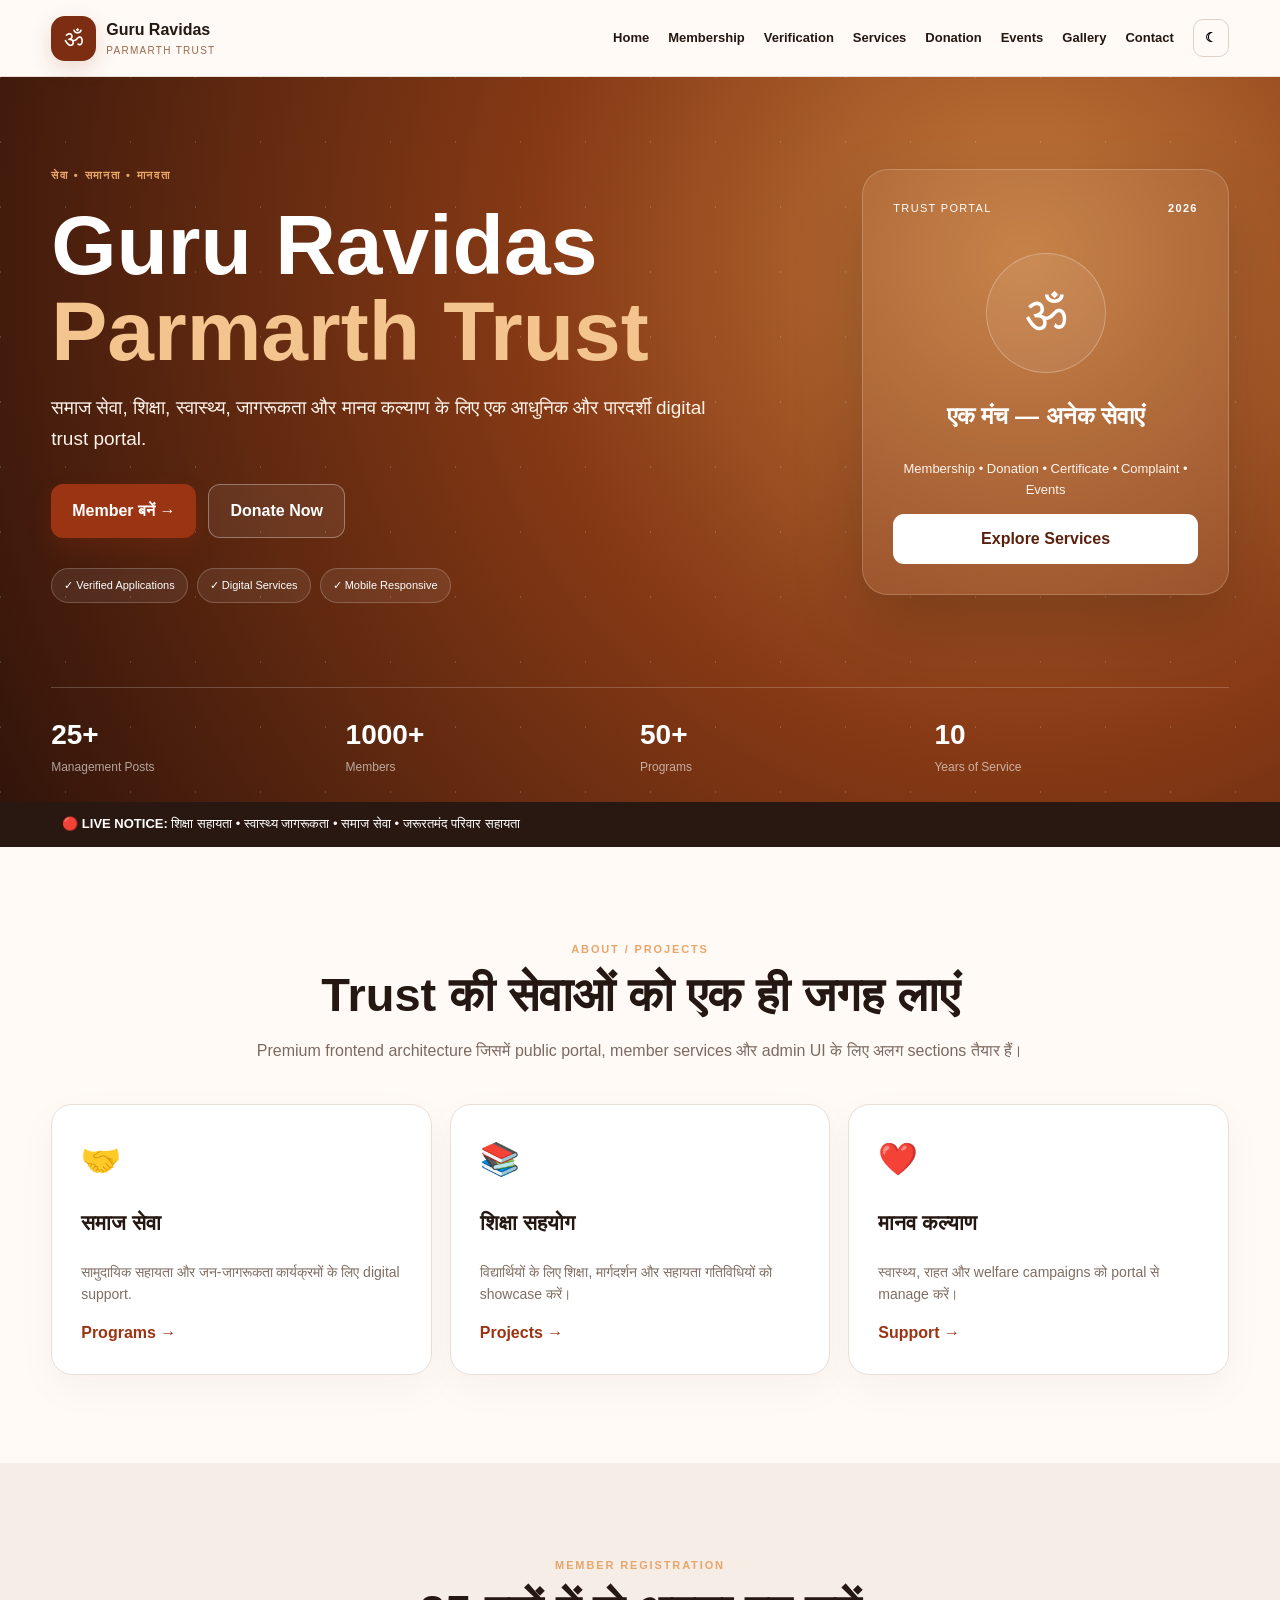
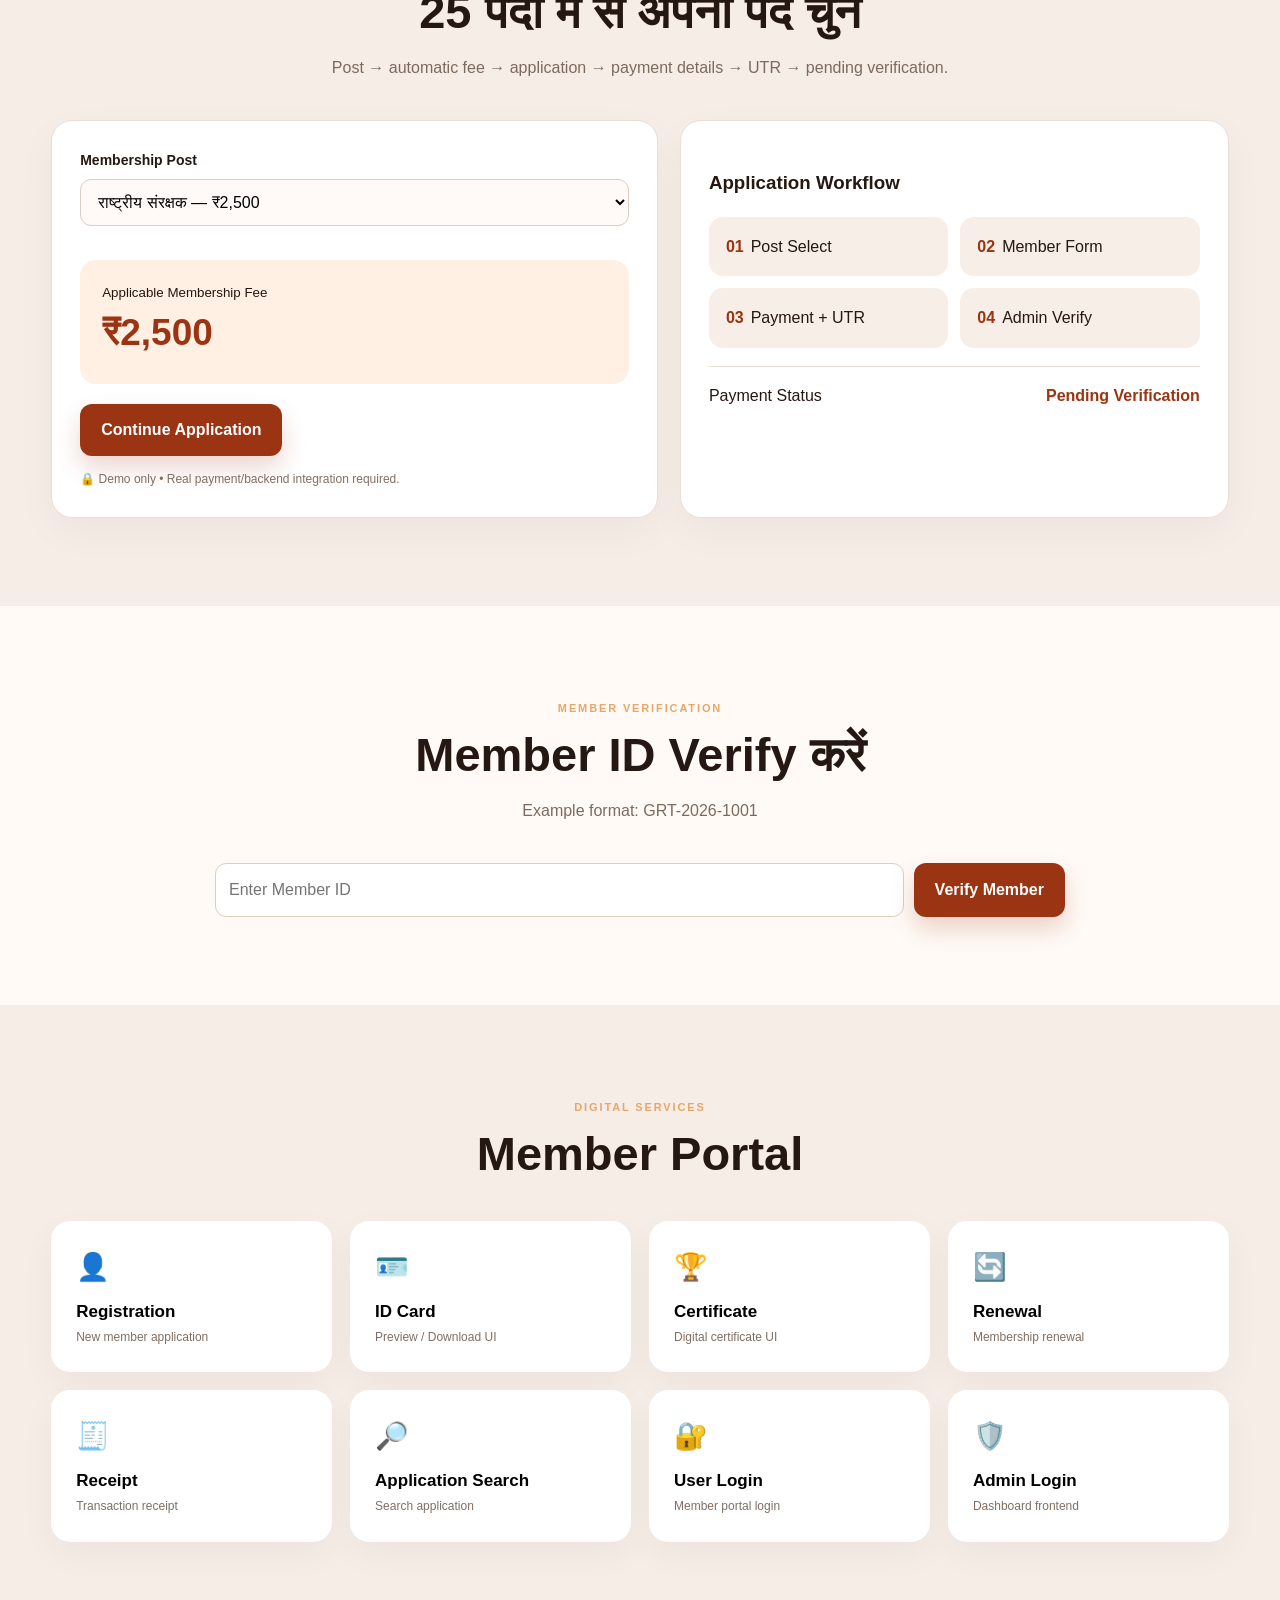
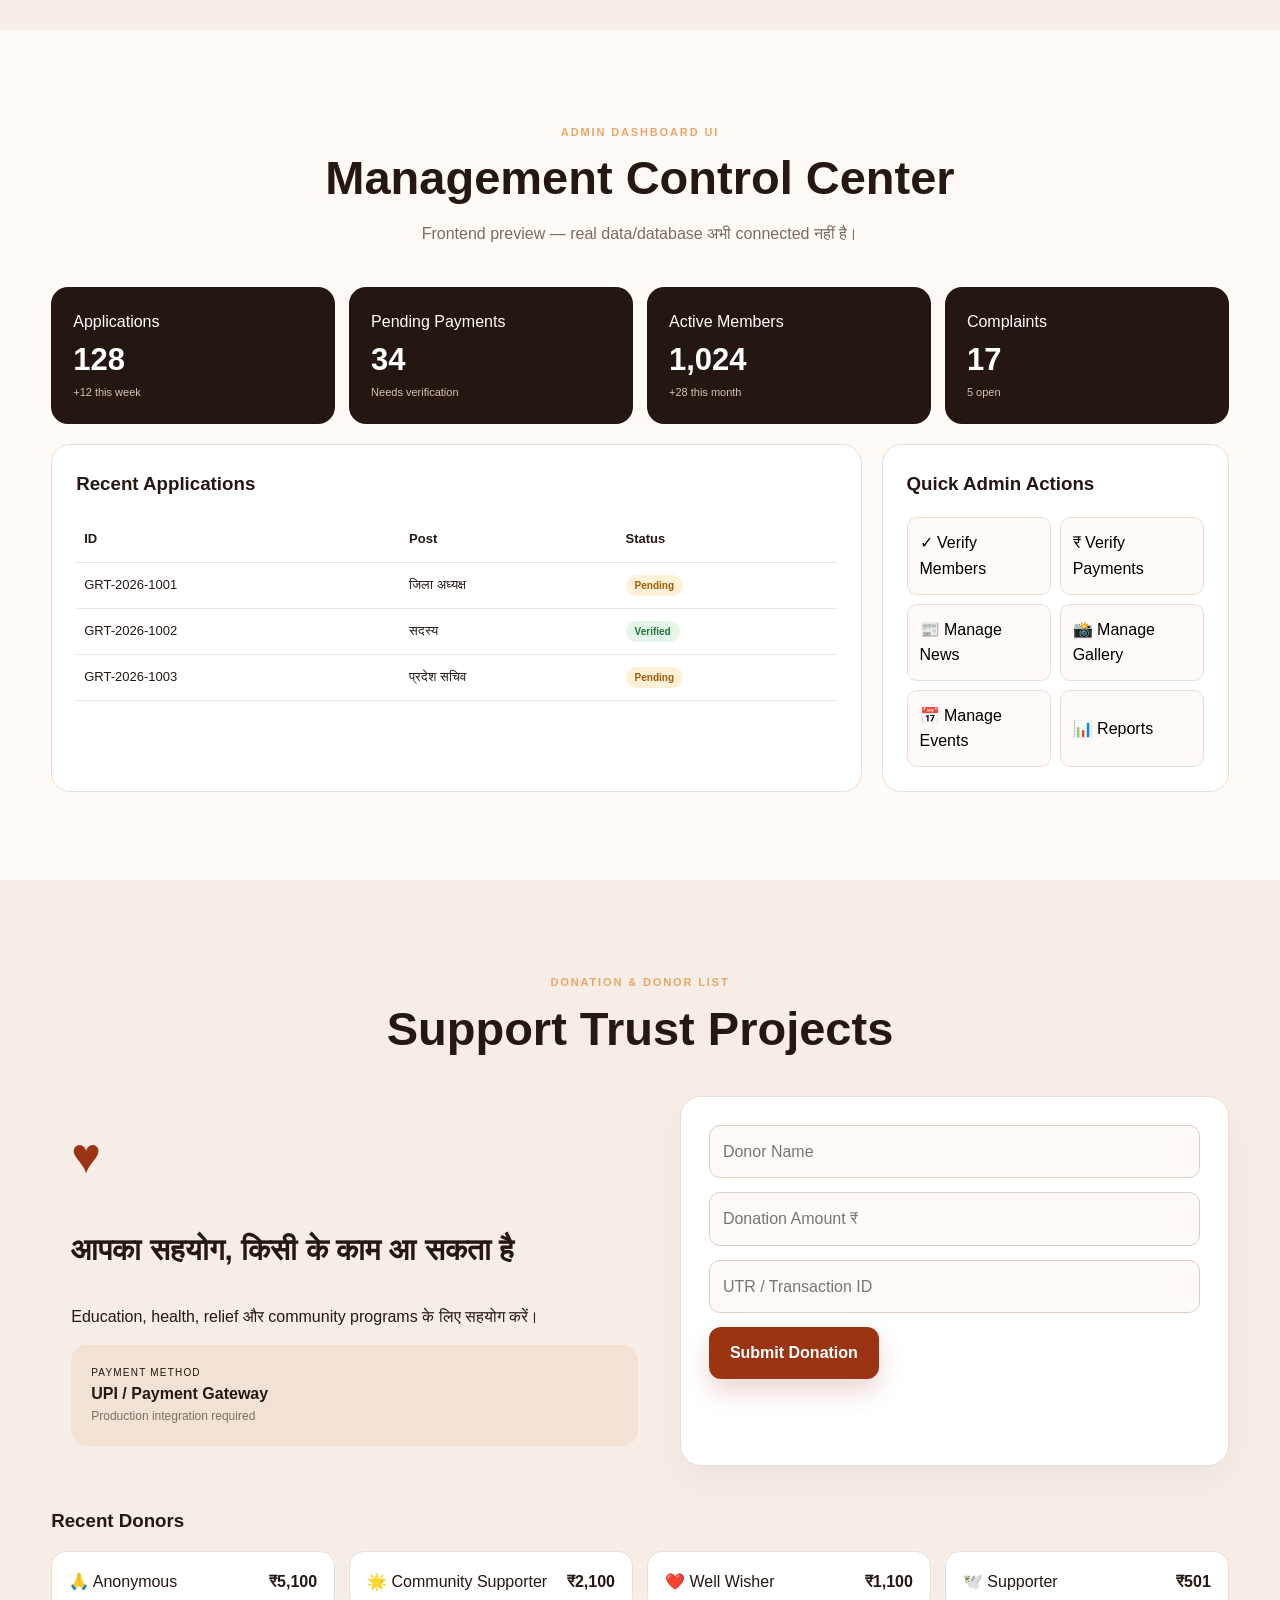
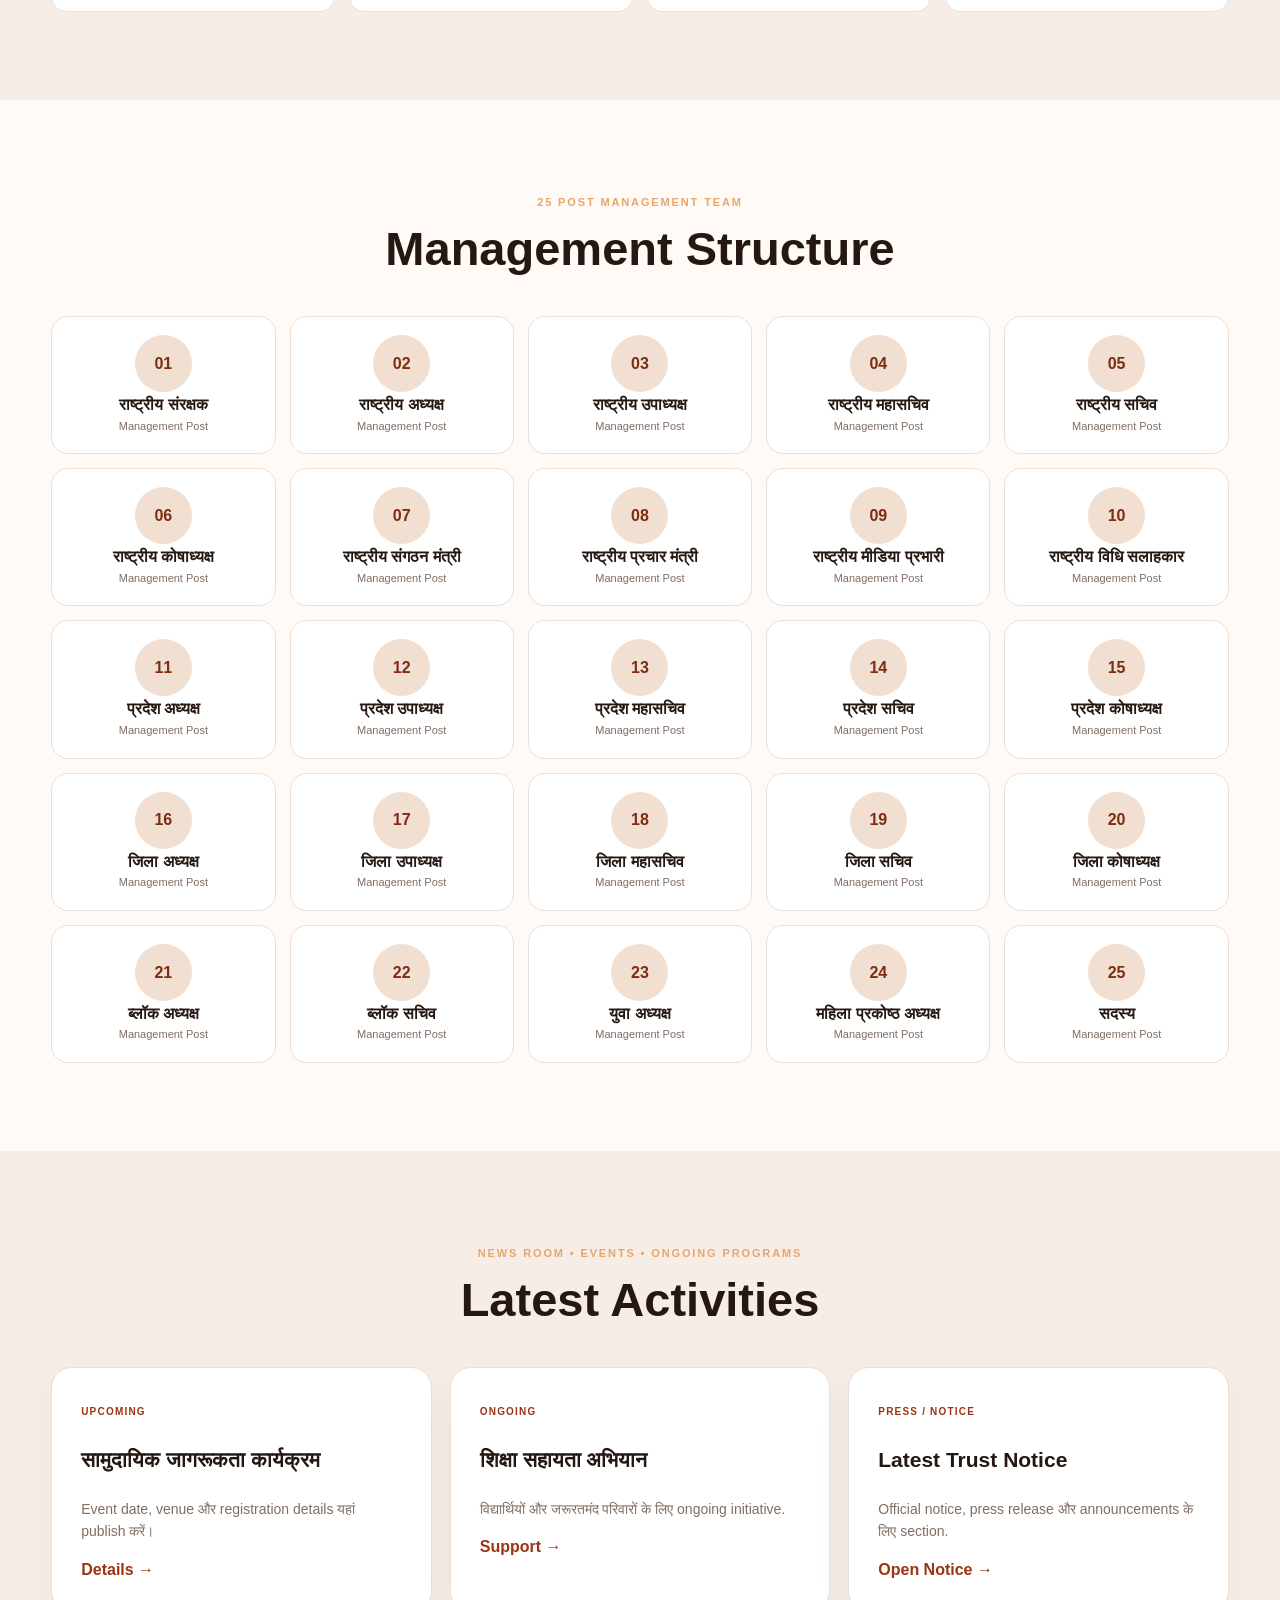
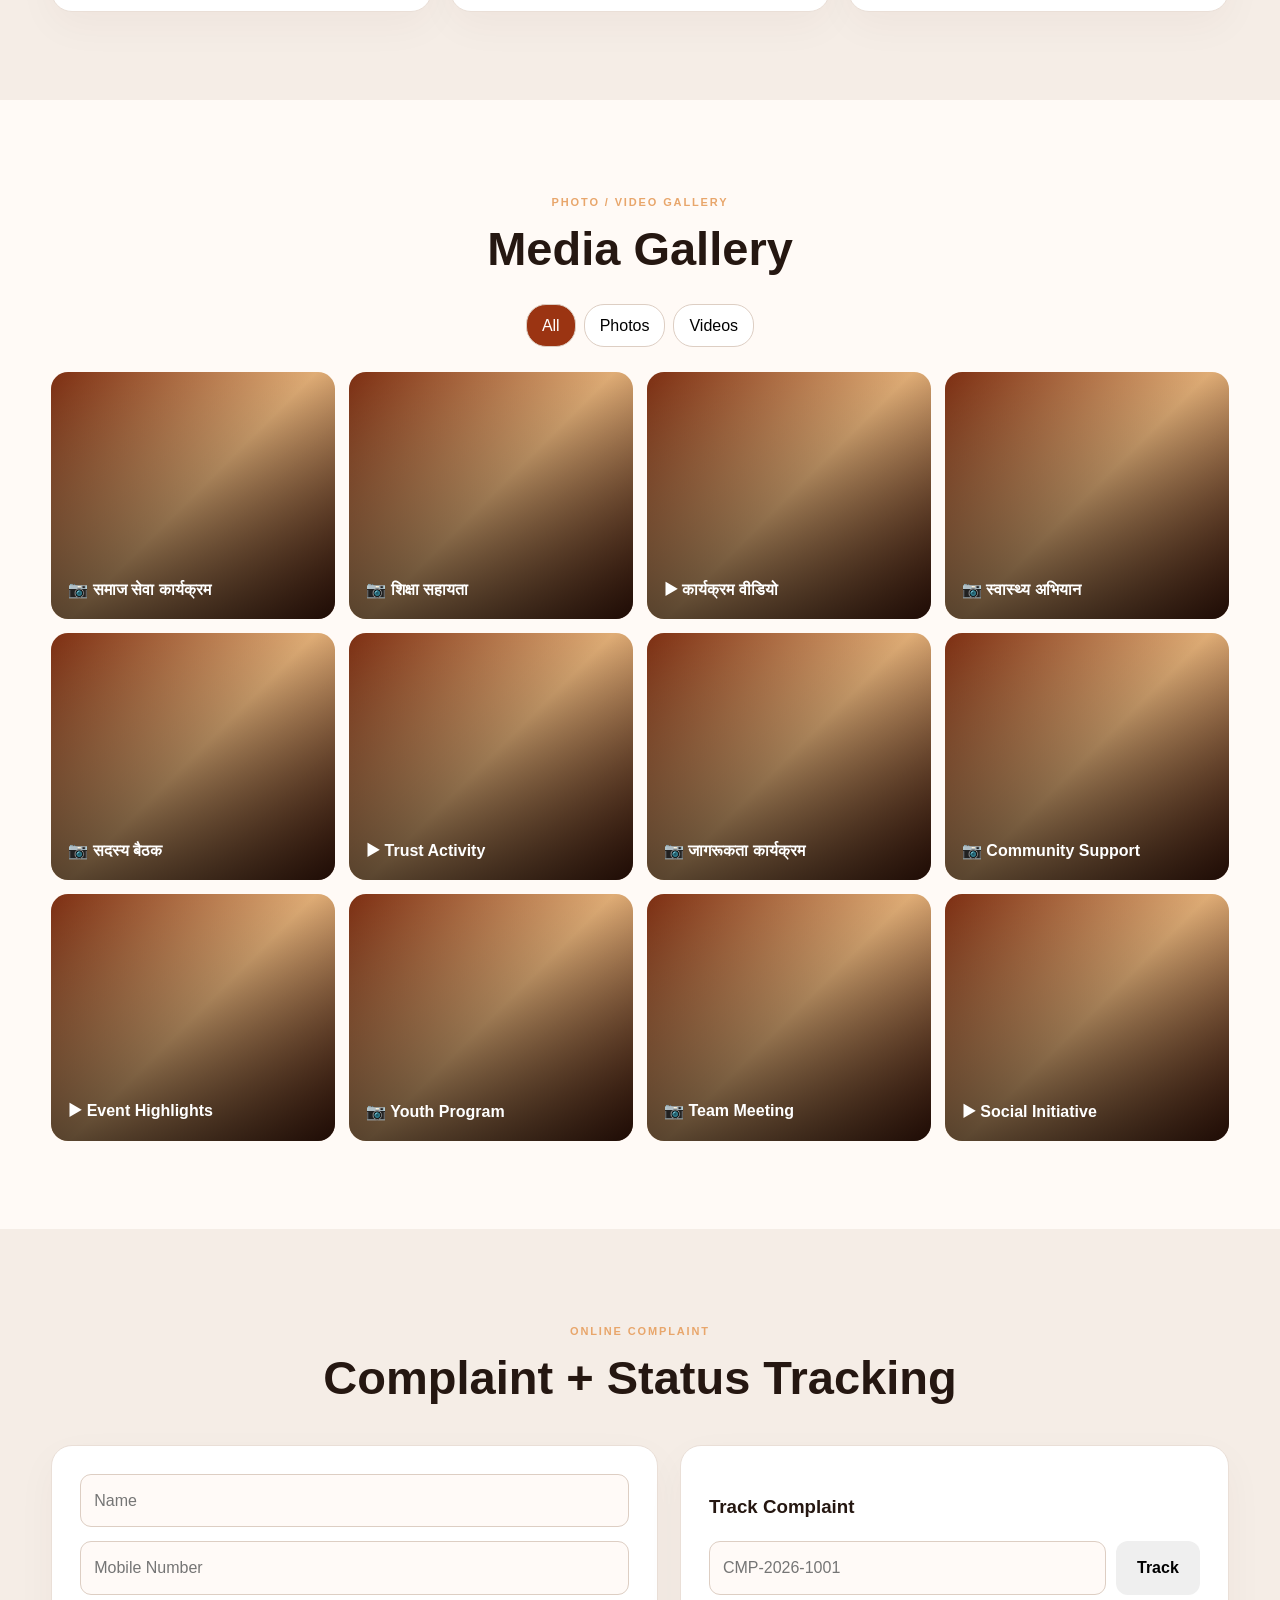
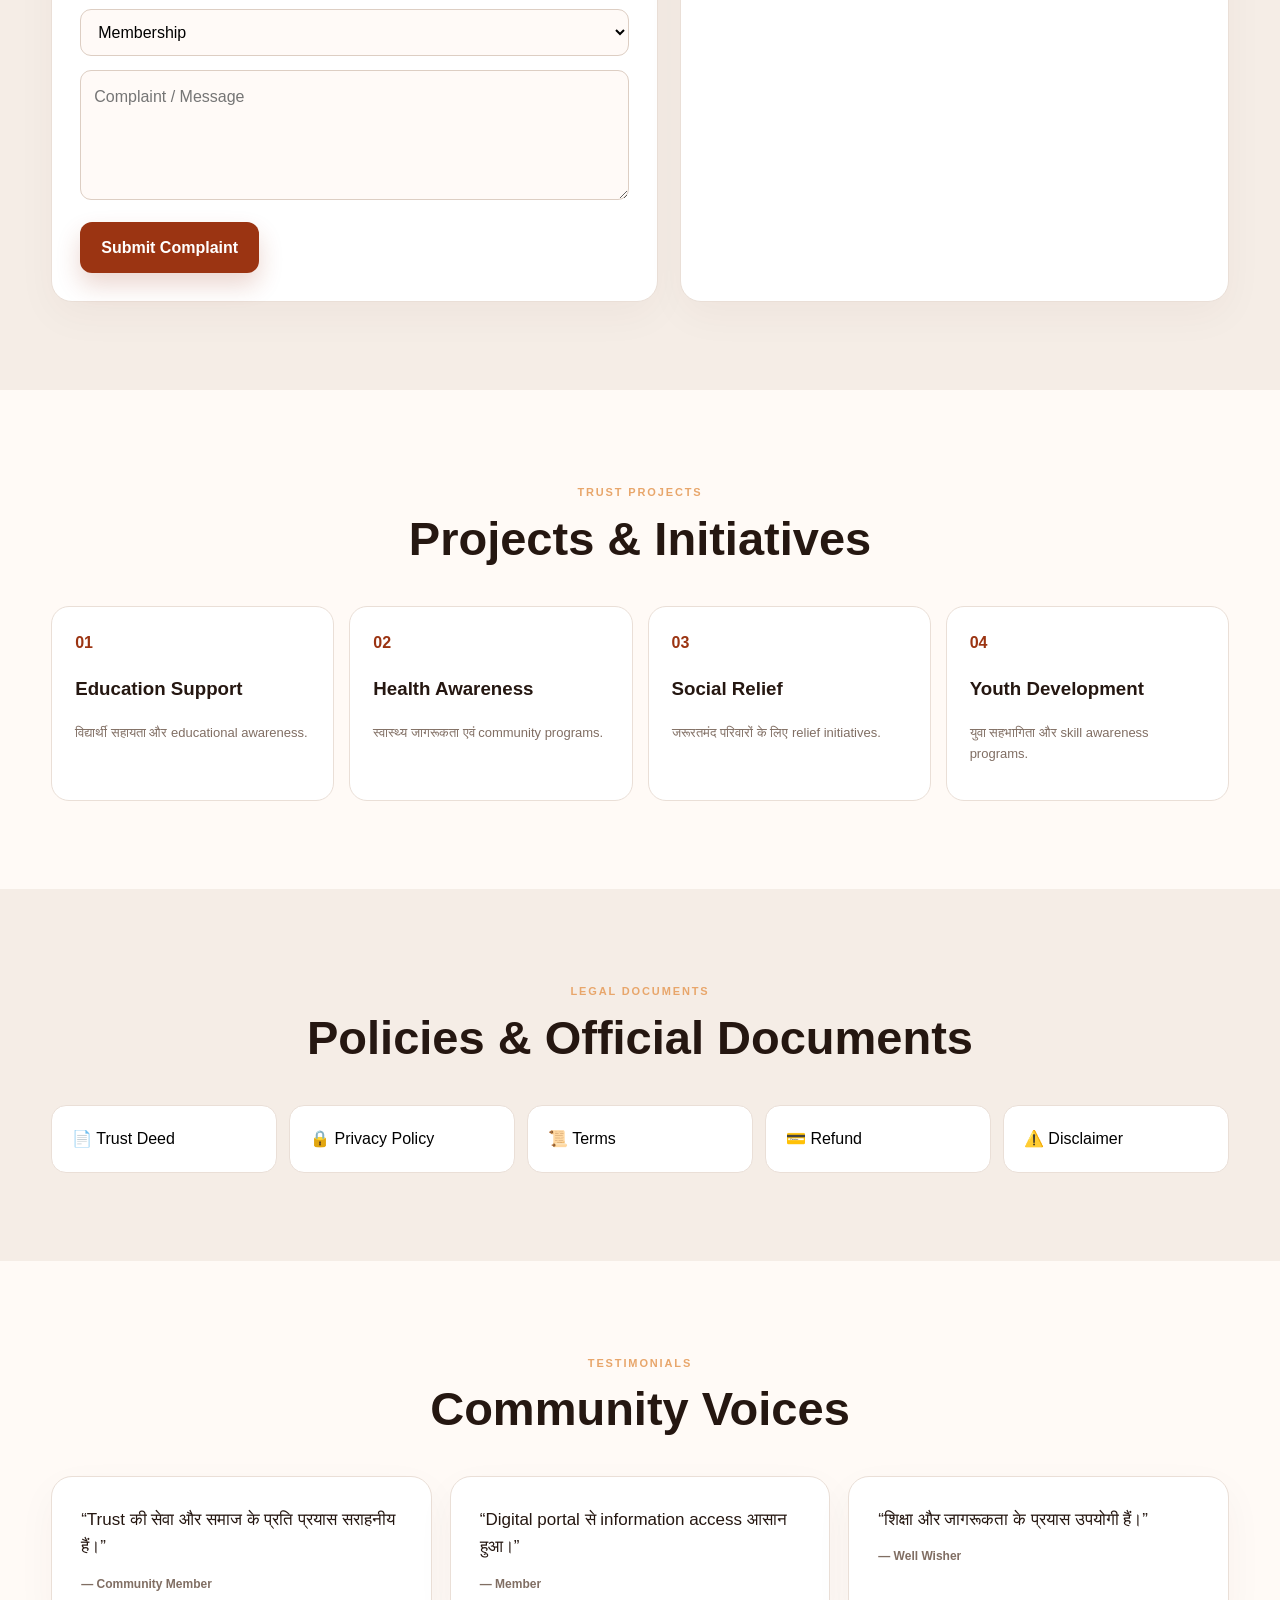
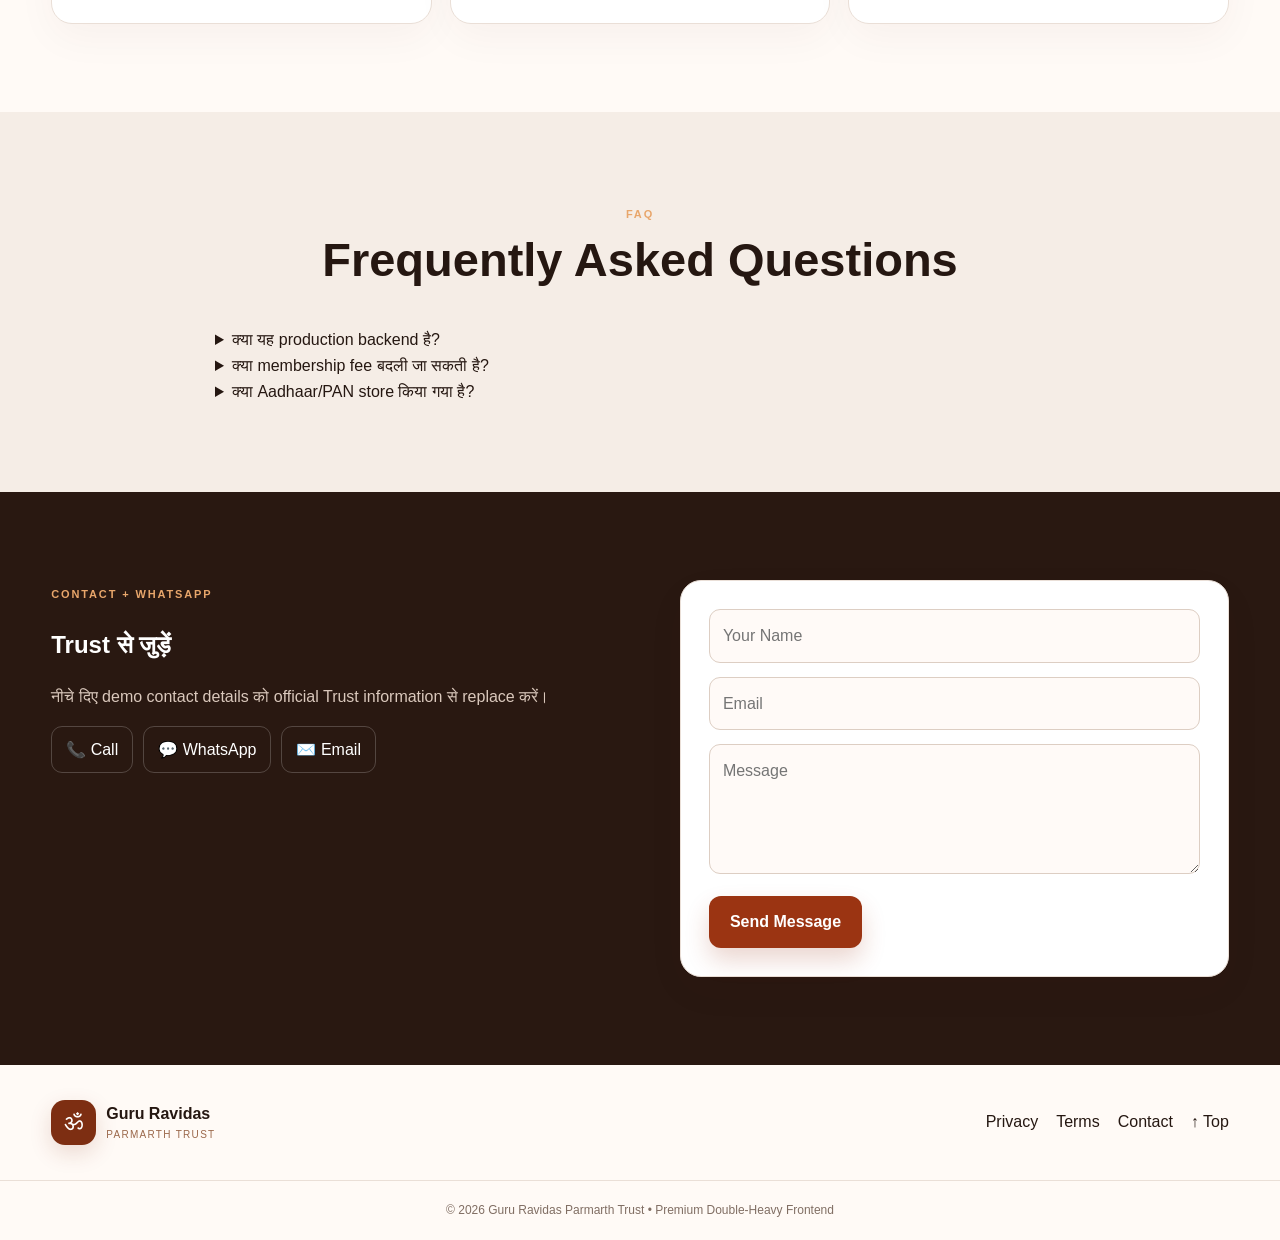
<file: index.html>
<!DOCTYPE html>
<html lang="hi">
<head>
<meta charset="UTF-8">
<meta name="viewport" content="width=device-width,initial-scale=1.0">
<meta name="description" content="Guru Ravidas Parmarth Trust Premium Double Heavy Frontend">
<title>Guru Ravidas Parmarth Trust | Premium Portal</title>
<link rel="stylesheet" href="style.css">
</head>
<body>
<div id="toast" class="toast"></div>

<header class="header">
  <div class="container nav">
    <a class="brand" href="#home"><span class="logo">ॐ</span><span><b>Guru Ravidas</b><small>Parmarth Trust</small></span></a>
    <button class="menu" id="menu">☰</button>
    <nav id="nav">
      <a href="#home">Home</a><a href="#membership">Membership</a><a href="#verify">Verification</a>
      <a href="#services">Services</a><a href="#donation">Donation</a><a href="#events">Events</a>
      <a href="#gallery">Gallery</a><a href="#contact">Contact</a><button class="theme" id="theme">☾</button>
    </nav>
  </div>
</header>

<main>
<section class="hero" id="home">
  <div class="hero-bg"></div>
  <div class="container hero-inner">
    <div class="hero-copy">
      <span class="eyebrow">सेवा • समानता • मानवता</span>
      <h1>Guru Ravidas <span>Parmarth Trust</span></h1>
      <p>समाज सेवा, शिक्षा, स्वास्थ्य, जागरूकता और मानव कल्याण के लिए एक आधुनिक और पारदर्शी digital trust portal.</p>
      <div class="buttons"><a class="btn primary" href="#membership">Member बनें →</a><a class="btn outline" href="#donation">Donate Now</a></div>
      <div class="trust-pills"><span>✓ Verified Applications</span><span>✓ Digital Services</span><span>✓ Mobile Responsive</span></div>
    </div>
    <div class="hero-card">
      <div class="hero-card-top"><span>TRUST PORTAL</span><b>2026</b></div>
      <div class="mandala">ॐ</div>
      <h3>एक मंच — अनेक सेवाएं</h3>
      <p>Membership • Donation • Certificate • Complaint • Events</p>
      <button class="mini-btn" onclick="openModal('Quick Services', quickServices())">Explore Services</button>
    </div>
  </div>
  <div class="container stats">
    <div><strong data-count="25">0</strong><span>Management Posts</span></div>
    <div><strong data-count="1000">0</strong><span>Members</span></div>
    <div><strong data-count="50">0</strong><span>Programs</span></div>
    <div><strong data-count="10">0</strong><span>Years of Service</span></div>
  </div>
</section>

<div class="ticker"><div class="container"><b>🔴 LIVE NOTICE:</b> शिक्षा सहायता • स्वास्थ्य जागरूकता • समाज सेवा • जरूरतमंद परिवार सहायता</div></div>

<section class="section" id="about"><div class="container">
  <div class="title"><span>ABOUT / PROJECTS</span><h2>Trust की सेवाओं को एक ही जगह लाएं</h2><p>Premium frontend architecture जिसमें public portal, member services और admin UI के लिए अलग sections तैयार हैं।</p></div>
  <div class="cards three">
    <article><i>🤝</i><h3>समाज सेवा</h3><p>सामुदायिक सहायता और जन-जागरूकता कार्यक्रमों के लिए digital support.</p><a href="#events">Programs →</a></article>
    <article><i>📚</i><h3>शिक्षा सहयोग</h3><p>विद्यार्थियों के लिए शिक्षा, मार्गदर्शन और सहायता गतिविधियों को showcase करें।</p><a href="#projects">Projects →</a></article>
    <article><i>❤️</i><h3>मानव कल्याण</h3><p>स्वास्थ्य, राहत और welfare campaigns को portal से manage करें।</p><a href="#donation">Support →</a></article>
  </div>
</div></section>

<section class="section soft" id="membership"><div class="container">
  <div class="title"><span>MEMBER REGISTRATION</span><h2>25 पदों में से अपना पद चुनें</h2><p>Post → automatic fee → application → payment details → UTR → pending verification.</p></div>
  <div class="membership-layout">
    <div class="panel">
      <div class="field"><label>Membership Post</label><select id="post"></select></div>
      <div class="price"><small>Applicable Membership Fee</small><strong id="fee">₹0</strong></div>
      <button class="btn primary full" id="apply">Continue Application</button>
      <div class="secure-note">🔒 Demo only • Real payment/backend integration required.</div>
    </div>
    <div class="panel process">
      <h3>Application Workflow</h3>
      <div class="workflow"><div><b>01</b><span>Post Select</span></div><div><b>02</b><span>Member Form</span></div><div><b>03</b><span>Payment + UTR</span></div><div><b>04</b><span>Admin Verify</span></div></div>
      <div class="status-line"><span>Payment Status</span><b>Pending Verification</b></div>
    </div>
  </div>
</div></section>

<section class="section" id="verify"><div class="container narrow">
  <div class="title"><span>MEMBER VERIFICATION</span><h2>Member ID Verify करें</h2><p>Example format: GRT-2026-1001</p></div>
  <form class="search" id="verifyForm"><input id="memberId" required placeholder="Enter Member ID"><button class="btn primary">Verify Member</button></form>
  <div id="verifyResult" class="result hidden"></div>
</div></section>

<section class="section soft" id="services"><div class="container">
  <div class="title"><span>DIGITAL SERVICES</span><h2>Member Portal</h2></div>
  <div class="cards four">
    <button class="service" onclick="openModal('Member Registration',memberRegistration())">👤<b>Registration</b><small>New member application</small></button>
    <button class="service" onclick="openModal('ID Card Download',idCard())">🪪<b>ID Card</b><small>Preview / Download UI</small></button>
    <button class="service" onclick="openModal('Certificate Section',certificate())">🏆<b>Certificate</b><small>Digital certificate UI</small></button>
    <button class="service" onclick="openModal('Member Renewal',renewal())">🔄<b>Renewal</b><small>Membership renewal</small></button>
    <button class="service" onclick="openModal('Payment Receipt',receipt())">🧾<b>Receipt</b><small>Transaction receipt</small></button>
    <button class="service" onclick="openModal('Application Search',searchApp())">🔎<b>Application Search</b><small>Search application</small></button>
    <button class="service" onclick="openModal('User Login',loginBox())">🔐<b>User Login</b><small>Member portal login</small></button>
    <button class="service" onclick="openModal('Admin Login',adminLogin())">🛡️<b>Admin Login</b><small>Dashboard frontend</small></button>
  </div>
</div></section>

<section class="section" id="admin"><div class="container">
  <div class="title"><span>ADMIN DASHBOARD UI</span><h2>Management Control Center</h2><p>Frontend preview — real data/database अभी connected नहीं है।</p></div>
  <div class="admin-grid">
    <div class="admin-stat"><span>Applications</span><b>128</b><small>+12 this week</small></div>
    <div class="admin-stat"><span>Pending Payments</span><b>34</b><small>Needs verification</small></div>
    <div class="admin-stat"><span>Active Members</span><b>1,024</b><small>+28 this month</small></div>
    <div class="admin-stat"><span>Complaints</span><b>17</b><small>5 open</small></div>
  </div>
  <div class="dashboard">
    <div class="dash-panel"><h3>Recent Applications</h3><table><thead><tr><th>ID</th><th>Post</th><th>Status</th></tr></thead><tbody><tr><td>GRT-2026-1001</td><td>जिला अध्यक्ष</td><td><span class="badge pending">Pending</span></td></tr><tr><td>GRT-2026-1002</td><td>सदस्य</td><td><span class="badge approved">Verified</span></td></tr><tr><td>GRT-2026-1003</td><td>प्रदेश सचिव</td><td><span class="badge pending">Pending</span></td></tr></tbody></table></div>
    <div class="dash-panel"><h3>Quick Admin Actions</h3><div class="admin-actions"><button onclick="toast('Member verification demo')">✓ Verify Members</button><button onclick="toast('Payment verification demo')">₹ Verify Payments</button><button onclick="toast('News manager demo')">📰 Manage News</button><button onclick="toast('Gallery manager demo')">📸 Manage Gallery</button><button onclick="toast('Events manager demo')">📅 Manage Events</button><button onclick="toast('Reports demo')">📊 Reports</button></div></div>
  </div>
</div></section>

<section class="section soft" id="donation"><div class="container">
  <div class="title"><span>DONATION & DONOR LIST</span><h2>Support Trust Projects</h2></div>
  <div class="donation-layout">
    <div class="donation-info"><div class="heart">♥</div><h3>आपका सहयोग, किसी के काम आ सकता है</h3><p>Education, health, relief और community programs के लिए सहयोग करें।</p><div class="upi"><small>PAYMENT METHOD</small><b>UPI / Payment Gateway</b><span>Production integration required</span></div></div>
    <form class="panel" id="donationForm"><input required placeholder="Donor Name"><input required type="number" min="1" placeholder="Donation Amount ₹"><input placeholder="UTR / Transaction ID"><button class="btn primary full">Submit Donation</button></form>
  </div>
  <h3 class="sub">Recent Donors</h3><div class="donors"><div>🙏 Anonymous <b>₹5,100</b></div><div>🌟 Community Supporter <b>₹2,100</b></div><div>❤️ Well Wisher <b>₹1,100</b></div><div>🕊️ Supporter <b>₹501</b></div></div>
</div></section>

<section class="section" id="team"><div class="container">
  <div class="title"><span>25 POST MANAGEMENT TEAM</span><h2>Management Structure</h2></div>
  <div class="team" id="teamGrid"></div>
</div></section>

<section class="section soft" id="events"><div class="container">
  <div class="title"><span>NEWS ROOM • EVENTS • ONGOING PROGRAMS</span><h2>Latest Activities</h2></div>
  <div class="cards three">
    <article class="news"><span>UPCOMING</span><h3>सामुदायिक जागरूकता कार्यक्रम</h3><p>Event date, venue और registration details यहां publish करें।</p><a href="#contact">Details →</a></article>
    <article class="news"><span>ONGOING</span><h3>शिक्षा सहायता अभियान</h3><p>विद्यार्थियों और जरूरतमंद परिवारों के लिए ongoing initiative.</p><a href="#donation">Support →</a></article>
    <article class="news"><span>PRESS / NOTICE</span><h3>Latest Trust Notice</h3><p>Official notice, press release और announcements के लिए section.</p><a href="#legal">Open Notice →</a></article>
  </div>
</div></section>

<section class="section" id="gallery"><div class="container">
  <div class="title"><span>PHOTO / VIDEO GALLERY</span><h2>Media Gallery</h2></div>
  <div class="tabs"><button class="active" data-filter="all">All</button><button data-filter="photo">Photos</button><button data-filter="video">Videos</button></div>
  <div class="gallery" id="galleryGrid"></div>
</div></section>

<section class="section soft" id="complaint"><div class="container">
  <div class="title"><span>ONLINE COMPLAINT</span><h2>Complaint + Status Tracking</h2></div>
  <div class="membership-layout">
    <form class="panel" id="complaintForm"><input required placeholder="Name"><input required placeholder="Mobile Number"><select><option>Membership</option><option>Payment</option><option>Certificate</option><option>Other</option></select><textarea required placeholder="Complaint / Message"></textarea><button class="btn primary">Submit Complaint</button></form>
    <div class="panel"><h3>Track Complaint</h3><form class="search" id="trackForm"><input id="complaintId" required placeholder="CMP-2026-1001"><button class="btn">Track</button></form><div id="trackResult"></div></div>
  </div>
</div></section>

<section class="section" id="projects"><div class="container">
  <div class="title"><span>TRUST PROJECTS</span><h2>Projects & Initiatives</h2></div>
  <div class="project-grid"><article><b>01</b><h3>Education Support</h3><p>विद्यार्थी सहायता और educational awareness.</p></article><article><b>02</b><h3>Health Awareness</h3><p>स्वास्थ्य जागरूकता एवं community programs.</p></article><article><b>03</b><h3>Social Relief</h3><p>जरूरतमंद परिवारों के लिए relief initiatives.</p></article><article><b>04</b><h3>Youth Development</h3><p>युवा सहभागिता और skill awareness programs.</p></article></div>
</div></section>

<section class="section soft" id="legal"><div class="container">
  <div class="title"><span>LEGAL DOCUMENTS</span><h2>Policies & Official Documents</h2></div>
  <div class="legal"><button onclick="openLegal('Trust Deed')">📄 Trust Deed</button><button onclick="openLegal('Privacy Policy')">🔒 Privacy Policy</button><button onclick="openLegal('Terms & Conditions')">📜 Terms</button><button onclick="openLegal('Refund Policy')">💳 Refund</button><button onclick="openLegal('Disclaimer')">⚠️ Disclaimer</button></div>
</div></section>

<section class="section" id="testimonials"><div class="container">
  <div class="title"><span>TESTIMONIALS</span><h2>Community Voices</h2></div>
  <div class="cards three"><article class="quote">“Trust की सेवा और समाज के प्रति प्रयास सराहनीय हैं।”<b>— Community Member</b></article><article class="quote">“Digital portal से information access आसान हुआ।”<b>— Member</b></article><article class="quote">“शिक्षा और जागरूकता के प्रयास उपयोगी हैं।”<b>— Well Wisher</b></article></div>
</div></section>

<section class="section soft" id="faq"><div class="container narrow">
  <div class="title"><span>FAQ</span><h2>Frequently Asked Questions</h2></div>
  <details><summary>क्या यह production backend है?</summary><p>नहीं, यह premium frontend demo है। PHP/MySQL, secure authentication और payment gateway को production में जोड़ना होगा।</p></details>
  <details><summary>क्या membership fee बदली जा सकती है?</summary><p>हाँ। Demo fees JavaScript configuration में हैं; production में database/Admin Dashboard से manage करें।</p></details>
  <details><summary>क्या Aadhaar/PAN store किया गया है?</summary><p>नहीं। इस frontend में sensitive identity data storage नहीं है। Production में encrypted और access-controlled storage जरूरी है।</p></details>
</div></section>

<section class="section contact" id="contact"><div class="container membership-layout">
  <div><span class="eyebrow">CONTACT + WHATSAPP</span><h2>Trust से जुड़ें</h2><p>नीचे दिए demo contact details को official Trust information से replace करें।</p><div class="contact-links"><a href="tel:+919999999999">📞 Call</a><a href="https://wa.me/919999999999" target="_blank">💬 WhatsApp</a><a href="mailto:info@example.org">✉️ Email</a></div></div>
  <form class="panel" id="contactForm"><input required placeholder="Your Name"><input required type="email" placeholder="Email"><textarea required placeholder="Message"></textarea><button class="btn primary full">Send Message</button></form>
</div></section>
</main>

<footer><div class="container footer"><div class="brand"><span class="logo">ॐ</span><span><b>Guru Ravidas</b><small>Parmarth Trust</small></span></div><div class="footer-links"><a href="#legal">Privacy</a><a href="#legal">Terms</a><a href="#contact">Contact</a><a href="#home">↑ Top</a></div></div><div class="copyright">© 2026 Guru Ravidas Parmarth Trust • Premium Double-Heavy Frontend</div></footer>

<div class="modal hidden" id="modal"><div class="modal-box"><button class="close" onclick="closeModal()">×</button><div id="modalContent"></div></div></div>
<script src="script.js"></script>
</body>
</html>
</file>
<file: style.css>
*{box-sizing:border-box}html{scroll-behavior:smooth}body{margin:0;background:#fffaf6;color:#251711;font-family:Inter,"Noto Sans Devanagari",Arial,sans-serif;line-height:1.6}a{text-decoration:none;color:inherit}button,input,select,textarea{font:inherit}button{cursor:pointer}.container{width:min(1180px,92%);margin:auto}.narrow{max-width:850px}.header{position:sticky;top:0;z-index:100;background:#fffaf6ee;backdrop-filter:blur(16px);border-bottom:1px solid #eadfd7}.nav{height:76px;display:flex;align-items:center;justify-content:space-between}.brand{display:flex;align-items:center;gap:10px}.logo{width:45px;height:45px;border-radius:14px;background:#7d2e12;color:white;display:grid;place-items:center;font-size:23px;box-shadow:0 8px 22px #7d2e1228}.brand b,.brand small{display:block}.brand small{font-size:10px;text-transform:uppercase;letter-spacing:.13em;color:#9b684b}nav{display:flex;align-items:center;gap:19px;font-size:13px;font-weight:700}nav a:hover{color:#9b3412}.theme,.menu{border:1px solid #dfd0c5;background:transparent;border-radius:10px;padding:8px 11px}.menu{display:none;font-size:22px}.hero{min-height:700px;position:relative;overflow:hidden;color:white;background:radial-gradient(circle at 80% 25%,#c47a3c,#873a15 42%,#32140a 100%)}.hero-bg{position:absolute;inset:0;opacity:.17;background-image:linear-gradient(30deg,#fff 1px,transparent 1px),linear-gradient(150deg,#fff 1px,transparent 1px);background-size:65px 65px}.hero-inner{position:relative;z-index:2;min-height:610px;display:grid;grid-template-columns:1.35fr .65fr;gap:50px;align-items:center}.eyebrow,.title>span{font-size:11px;font-weight:900;letter-spacing:.17em;text-transform:uppercase;color:#e8a66b}.hero h1{font-size:clamp(45px,7vw,84px);line-height:1.02;margin:17px 0}.hero h1 span{color:#f3c48e}.hero p{font-size:19px;max-width:690px;color:#fff4eb}.buttons{display:flex;gap:12px;margin:30px 0}.btn{border:0;border-radius:12px;padding:13px 21px;font-weight:800;display:inline-flex;align-items:center;justify-content:center}.primary{background:#9b3412;color:#fff;box-shadow:0 12px 25px #9b341233}.outline{border:1px solid #ffffff55;color:#fff;background:#ffffff12}.trust-pills{display:flex;gap:9px;flex-wrap:wrap}.trust-pills span{font-size:11px;padding:8px 12px;border-radius:30px;background:#ffffff12;border:1px solid #fff3}.hero-card{padding:30px;border-radius:26px;background:#ffffff12;border:1px solid #fff3;backdrop-filter:blur(12px);box-shadow:0 30px 70px #0003}.hero-card-top{display:flex;justify-content:space-between;font-size:11px;letter-spacing:.12em}.mandala{width:120px;height:120px;margin:35px auto 20px;border-radius:50%;display:grid;place-items:center;font-size:50px;background:#ffffff12;border:1px solid #fff4}.hero-card h3{text-align:center;font-size:24px}.hero-card p{text-align:center;font-size:13px}.mini-btn{width:100%;padding:12px;border:0;border-radius:11px;background:#fff;color:#5b210e;font-weight:800}.stats{position:relative;z-index:3;display:grid;grid-template-columns:repeat(4,1fr);padding:25px 0;border-top:1px solid #fff3}.stats strong,.stats span{display:block}.stats strong{font-size:28px}.stats span{font-size:12px;color:#fff9}.ticker{background:#281811;color:#fff;padding:12px;font-size:13px}.section{padding:88px 0}.soft{background:#f5ede6}.title{text-align:center;max-width:780px;margin:0 auto 40px}.title h2{font-size:clamp(30px,4vw,47px);line-height:1.15;margin:8px 0}.title p{color:#7d6a5f}.cards{display:grid;gap:18px}.three{grid-template-columns:repeat(3,1fr)}.four{grid-template-columns:repeat(4,1fr)}.cards article{background:#fff;border:1px solid #eadfd7;border-radius:21px;padding:29px;box-shadow:0 14px 40px #4c1e0c0a}.cards i{font-size:32px;font-style:normal}.cards article h3{font-size:21px}.cards article p{color:#806e63;font-size:14px}.cards article a{color:#9b3412;font-weight:800}.membership-layout,.donation-layout{display:grid;grid-template-columns:1.05fr .95fr;gap:22px}.panel{background:#fff;border:1px solid #eadfd7;border-radius:21px;padding:28px;box-shadow:0 14px 40px #4c1e0c0a}.field label{font-weight:800;font-size:14px;display:block;margin-bottom:7px}.panel input,.panel select,.panel textarea{width:100%;padding:13px;border:1px solid #ddcec3;background:#fffaf7;border-radius:11px;margin-bottom:14px;outline:none}.panel textarea{min-height:130px;resize:vertical}.price{padding:22px;border-radius:16px;background:#fff0e3;margin:20px 0}.price small,.price strong{display:block}.price strong{font-size:37px;color:#9b3412}.secure-note{font-size:12px;color:#806e63;margin-top:14px}.workflow{display:grid;grid-template-columns:1fr 1fr;gap:12px}.workflow div{background:#f7eee7;padding:17px;border-radius:14px}.workflow b{color:#9b3412;margin-right:7px}.status-line{display:flex;justify-content:space-between;padding:16px 0;margin-top:18px;border-top:1px solid #eadfd7}.status-line b{color:#9b3412}.search{display:flex;gap:10px}.search input{flex:1;padding:13px;border:1px solid #ddcec3;border-radius:11px;margin:0}.result{margin-top:18px;background:#fff;border:1px solid #eadfd7;border-radius:16px;padding:20px}.hidden{display:none!important}.service{border:0;text-align:left;padding:25px;background:#fff;border-radius:19px;box-shadow:0 12px 35px #4c1e0c0b;transition:.2s}.service:hover{transform:translateY(-6px)}.service b,.service small{display:block}.service{font-size:27px}.service b{font-size:17px;margin-top:9px}.service small{font-size:12px;color:#806e63;margin-top:3px}.admin-grid{display:grid;grid-template-columns:repeat(4,1fr);gap:14px;margin-bottom:20px}.admin-stat{background:#241711;color:#fff;border-radius:17px;padding:22px}.admin-stat span,.admin-stat b,.admin-stat small{display:block}.admin-stat b{font-size:31px}.admin-stat small{color:#d8c2b3;font-size:11px}.dashboard{display:grid;grid-template-columns:1.4fr .6fr;gap:20px}.dash-panel{background:#fff;border:1px solid #eadfd7;border-radius:19px;padding:24px}.dash-panel h3{margin-top:0}table{width:100%;border-collapse:collapse;font-size:13px}th,td{text-align:left;padding:12px 8px;border-bottom:1px solid #eee4dc}.badge{padding:5px 9px;border-radius:20px;font-size:10px;font-weight:800}.pending{background:#fff0d8;color:#a15b00}.approved{background:#e4f5e9;color:#23743a}.admin-actions{display:grid;grid-template-columns:1fr 1fr;gap:9px}.admin-actions button{padding:12px;border:1px solid #eadfd7;background:#fffaf7;border-radius:10px;text-align:left}.donation-info{padding:20px}.heart{font-size:50px;color:#9b3412}.donation-info h3{font-size:30px}.upi{background:#f2e2d6;border-radius:16px;padding:20px}.upi small,.upi b,.upi span{display:block}.upi small{font-size:10px;letter-spacing:.12em}.upi span{font-size:12px;color:#806e63}.sub{margin:40px 0 15px}.donors{display:grid;grid-template-columns:repeat(4,1fr);gap:14px}.donors div{background:#fff;border:1px solid #eadfd7;border-radius:15px;padding:17px;display:flex;justify-content:space-between}.team{display:grid;grid-template-columns:repeat(5,1fr);gap:14px}.team-card{background:#fff;border:1px solid #eadfd7;border-radius:17px;padding:18px;text-align:center}.avatar{width:57px;height:57px;margin:auto;border-radius:50%;display:grid;place-items:center;background:#f1dfd1;color:#7d2e12;font-weight:800}.team-card b,.team-card small{display:block}.team-card small{color:#806e63;font-size:11px}.news>span{font-size:10px;letter-spacing:.12em;font-weight:900;color:#9b3412}.tabs{display:flex;justify-content:center;gap:8px;margin:-12px 0 25px}.tabs button{border:1px solid #ddcec3;background:#fff;border-radius:20px;padding:8px 15px}.tabs .active{background:#9b3412;color:#fff}.gallery{display:grid;grid-template-columns:repeat(4,1fr);gap:14px}.gallery-item{aspect-ratio:1.15;border-radius:17px;overflow:hidden;padding:17px;display:flex;align-items:end;color:#fff;position:relative;background:linear-gradient(135deg,#7d2e12,#e0ad76,#4c1d0d)}.gallery-item:before{content:"";position:absolute;inset:0;background:linear-gradient(transparent,#0009)}.gallery-item span{position:relative;font-weight:800}.project-grid{display:grid;grid-template-columns:repeat(4,1fr);gap:15px}.project-grid article{border:1px solid #eadfd7;border-radius:18px;padding:23px;background:#fff}.project-grid b{color:#9b3412}.project-grid p{font-size:13px;color:#806e63}.legal{display:grid;grid-template-columns:repeat(5,1fr);gap:12px}.legal button{padding:20px;background:#fff;border:1px solid #eadfd7;border-radius:15px;text-align:left}.quote{font-size:17px}.quote b{display:block;margin-top:14px;font-size:12px;color:#806e63}.contact{background:#291811;color:#fff}.contact p{color:#dac8bc}.contact-links{display:flex;gap:10px;flex-wrap:wrap}.contact-links a{border:1px solid #fff3;border-radius:11px;padding:10px 14px}.contact .panel{color:#251711}.footer{padding:35px 0;display:flex;justify-content:space-between;gap:20px}.footer-links{display:flex;gap:18px;align-items:center;flex-wrap:wrap}.copyright{text-align:center;border-top:1px solid #eadfd7;padding:20px;color:#806e63;font-size:12px}.toast{position:fixed;right:20px;bottom:20px;z-index:300;background:#251711;color:#fff;padding:13px 18px;border-radius:12px;opacity:0;transform:translateY(12px);transition:.25s}.toast.show{opacity:1;transform:none}.modal{position:fixed;inset:0;background:#0009;z-index:200;display:grid;place-items:center;padding:20px}.modal-box{position:relative;width:min(700px,100%);max-height:88vh;overflow:auto;background:#fff;border-radius:21px;padding:32px}.close{position:absolute;right:13px;top:8px;border:0;background:none;font-size:30px}.modal-box h2{margin-top:0;color:#7d2e12}.modal-box input,.modal-box select{width:100%;padding:12px;border:1px solid #ddcec3;border-radius:10px;margin:7px 0}.dark body{background:#17100d;color:#f7eee9}.dark .header{background:#1b130fef;border-color:#4a362d}.dark .panel,.dark .cards article,.dark .service,.dark .dash-panel,.dark .team-card,.dark .project-grid article,.dark .legal button,.dark .donors div,.dark .result,.dark .modal-box,.dark details{background:#241a16;color:#f7eee9;border-color:#4a372e}.dark .soft{background:#1d1512}.dark input,.dark select,.dark textarea{background:#1b130f;color:#fff;border-color:#4a372e}.dark .title p,.dark .cards article p,.dark .service small,.dark .secure-note,.dark .team-card small{color:#c6b3a6}@media(max-width:1000px){nav{display:none;position:absolute;top:76px;left:0;right:0;background:#fffaf6;padding:18px;flex-direction:column;align-items:stretch;border-bottom:1px solid #eadfd7}.menu{display:block}nav.open{display:flex}.hero-inner{grid-template-columns:1fr}.hero-card{max-width:500px}.team{grid-template-columns:repeat(3,1fr)}.gallery{grid-template-columns:repeat(2,1fr)}.legal{grid-template-columns:repeat(2,1fr)}.project-grid{grid-template-columns:1fr 1fr}.admin-grid{grid-template-columns:1fr 1fr}.dashboard{grid-template-columns:1fr}}@media(max-width:650px){.hero-inner{min-height:auto;padding:80px 0 50px}.hero h1{font-size:47px}.buttons{flex-direction:column}.stats{grid-template-columns:1fr 1fr;gap:18px}.section{padding:62px 0}.three,.four,.membership-layout,.donation-layout{grid-template-columns:1fr}.workflow{grid-template-columns:1fr}.team{grid-template-columns:1fr 1fr}.gallery{grid-template-columns:1fr 1fr}.donors{grid-template-columns:1fr}.project-grid{grid-template-columns:1fr}.legal{grid-template-columns:1fr}.admin-grid{grid-template-columns:1fr 1fr}.search{flex-direction:column}.search .btn{width:100%}.footer{flex-direction:column}}
</file>
